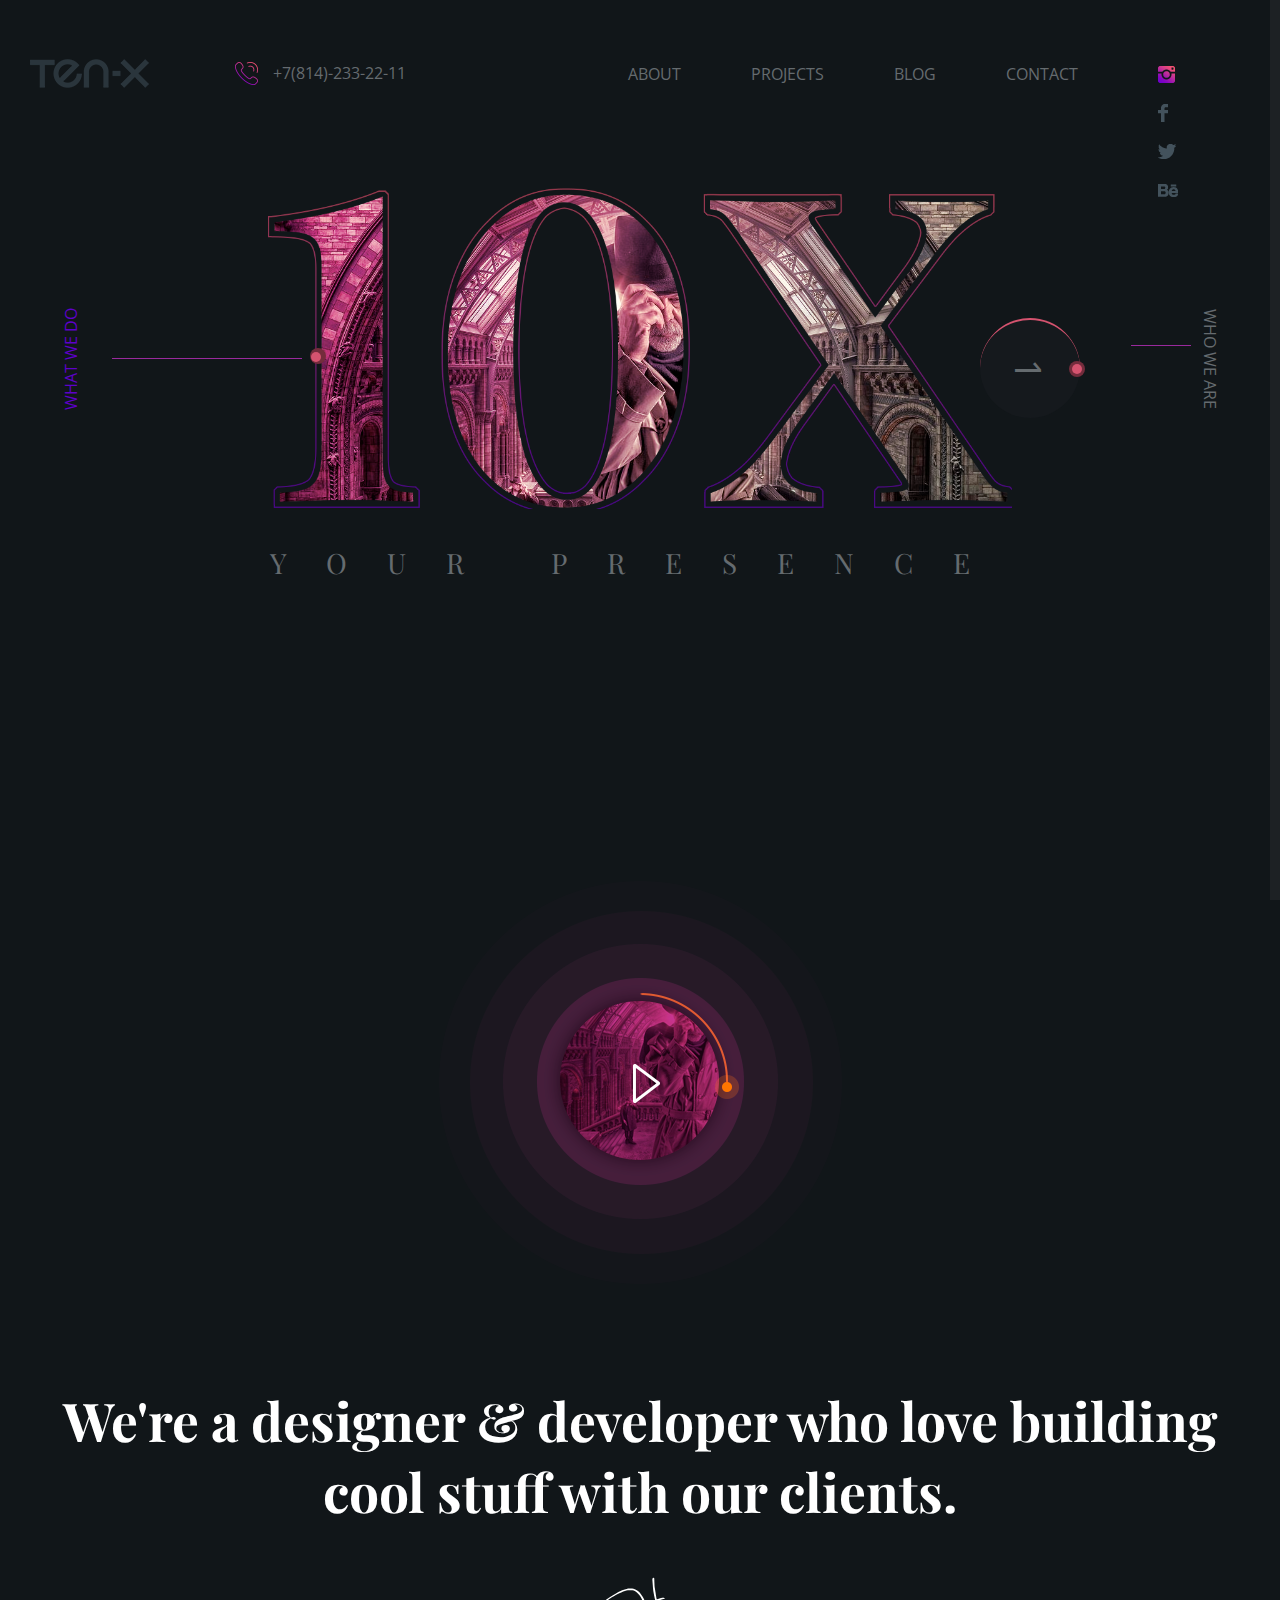
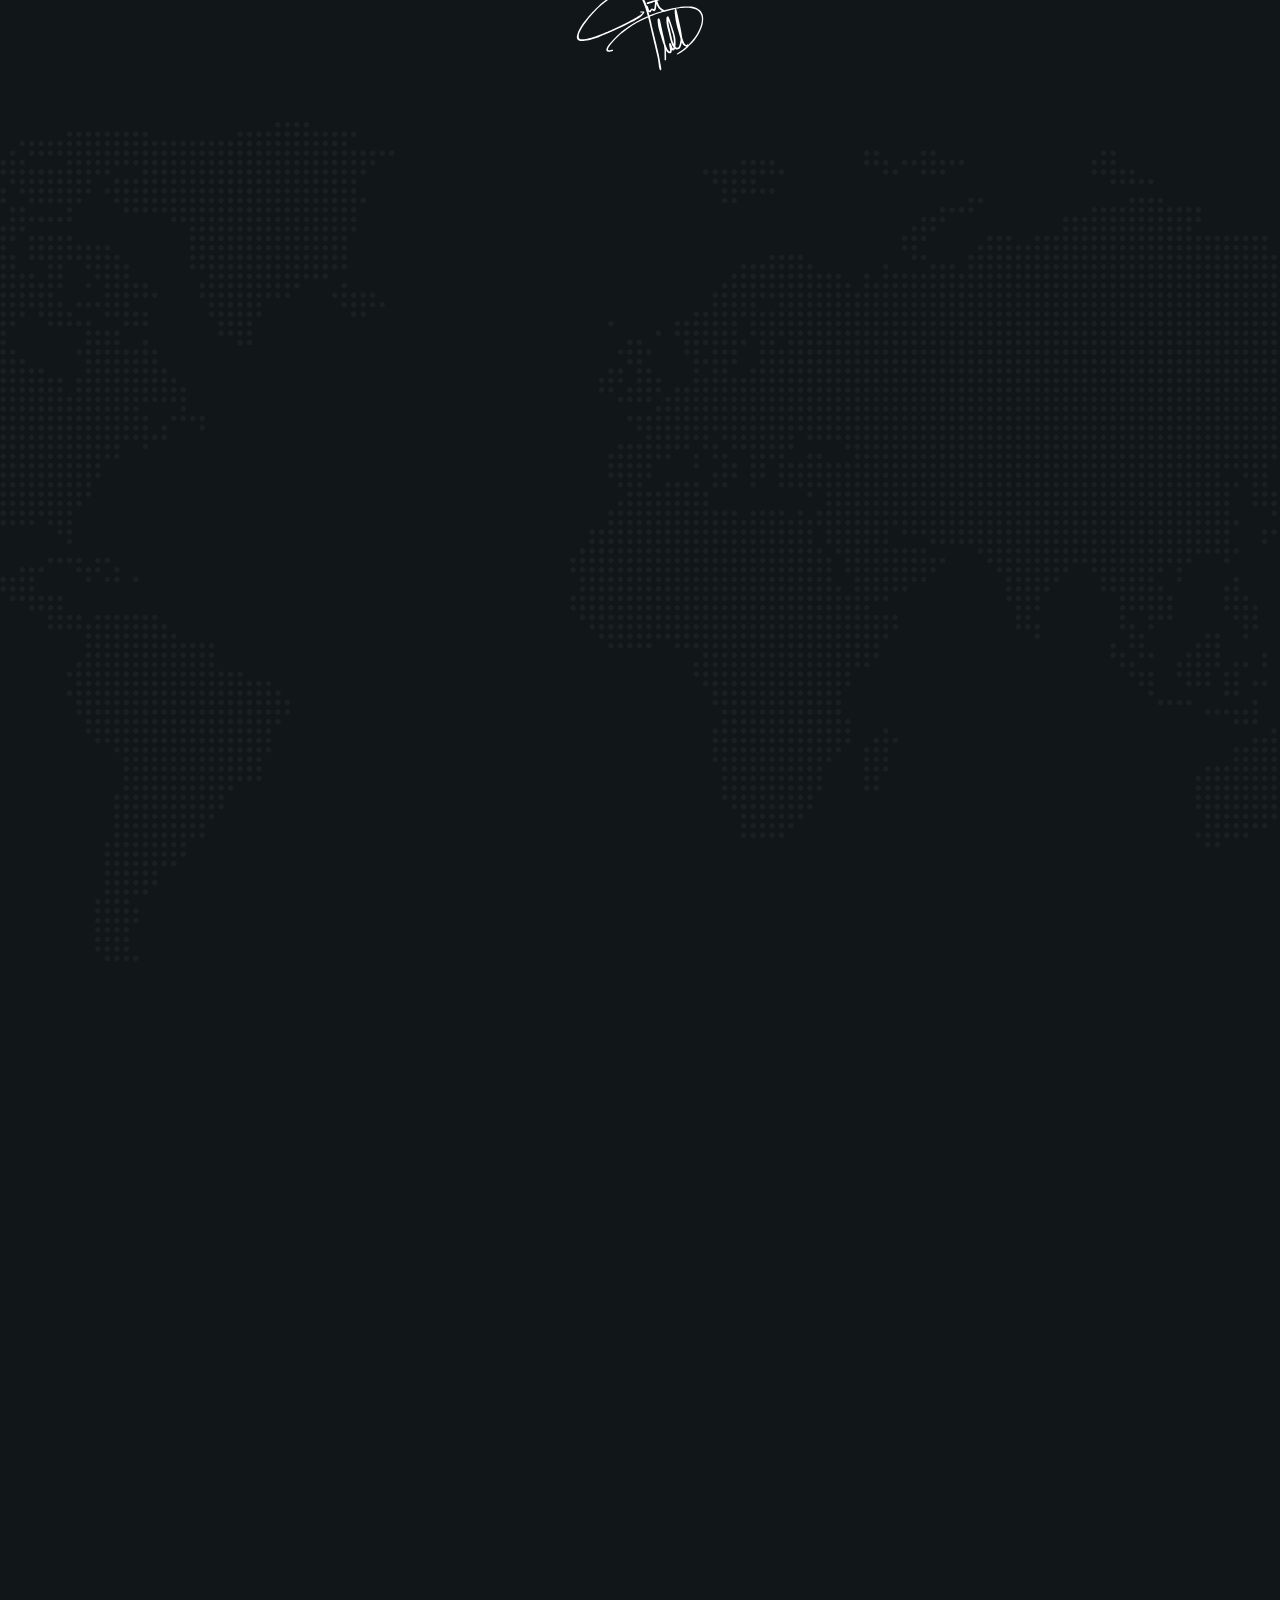
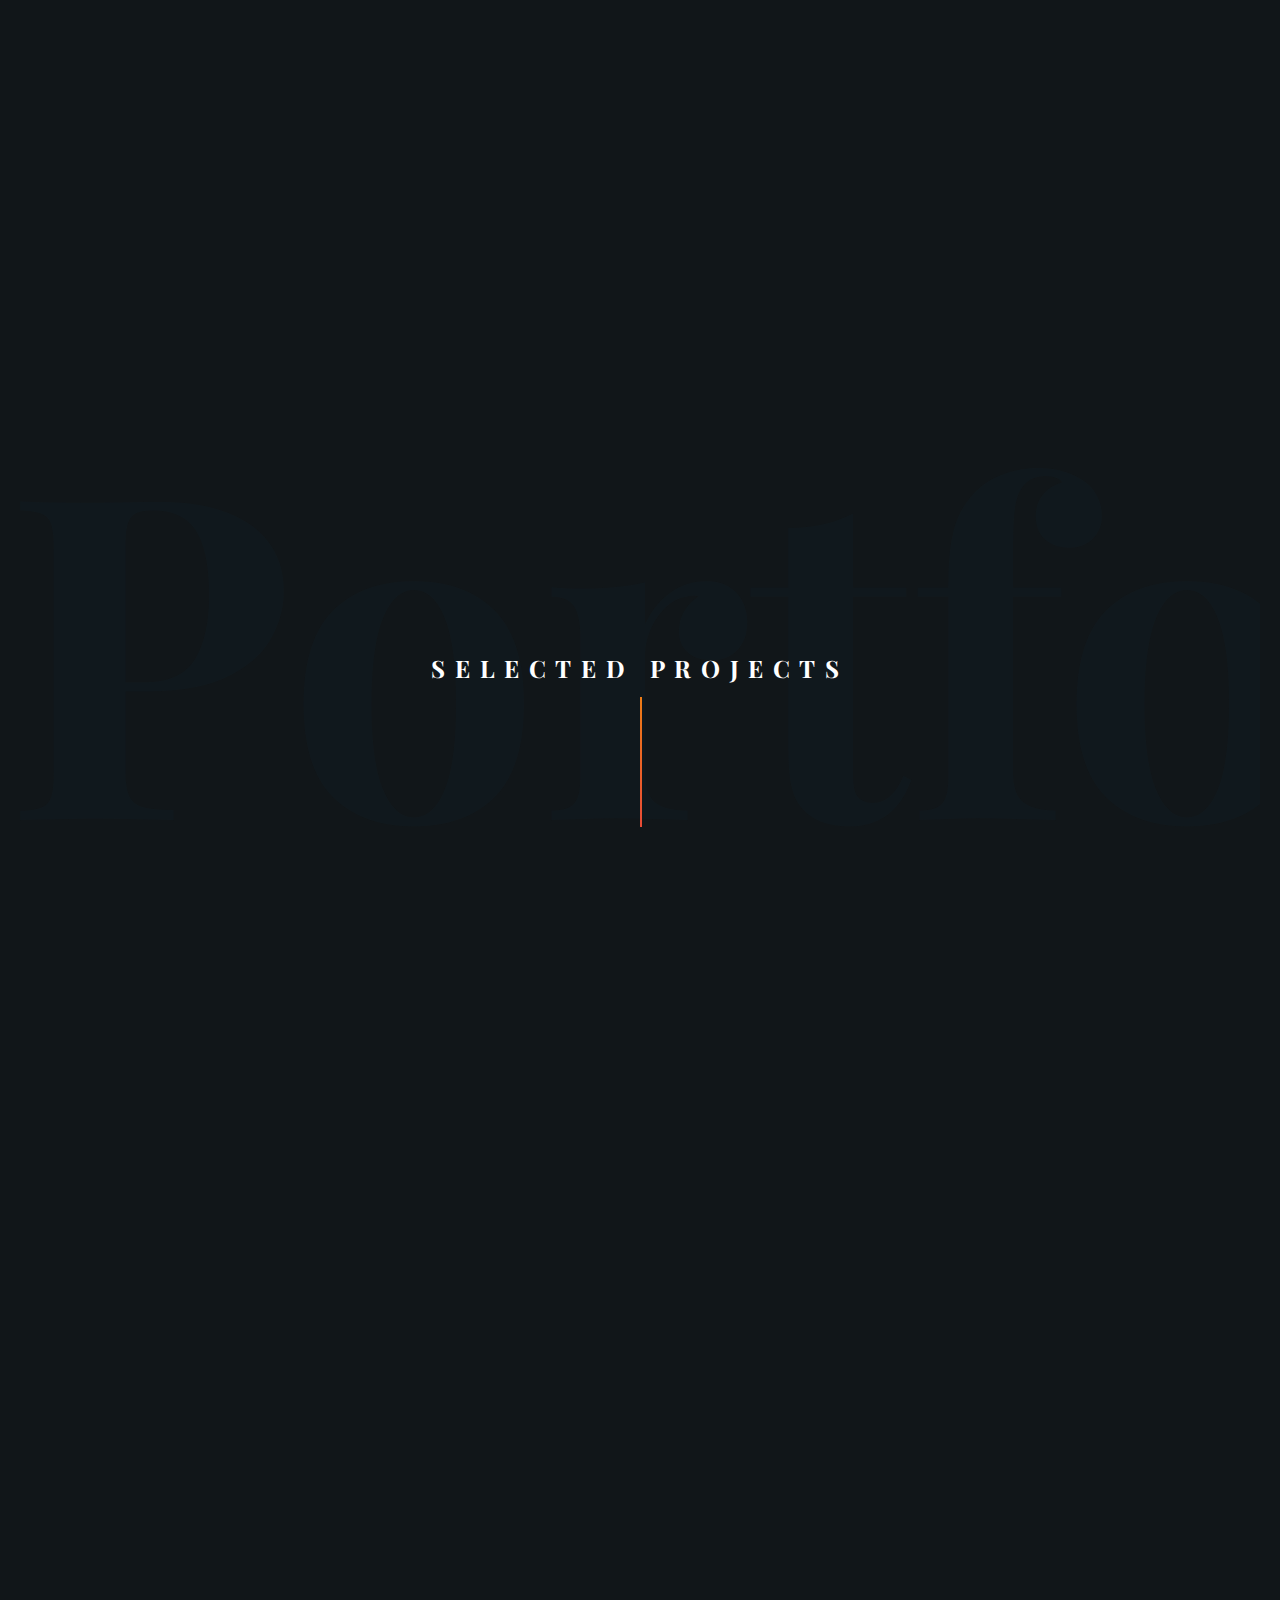
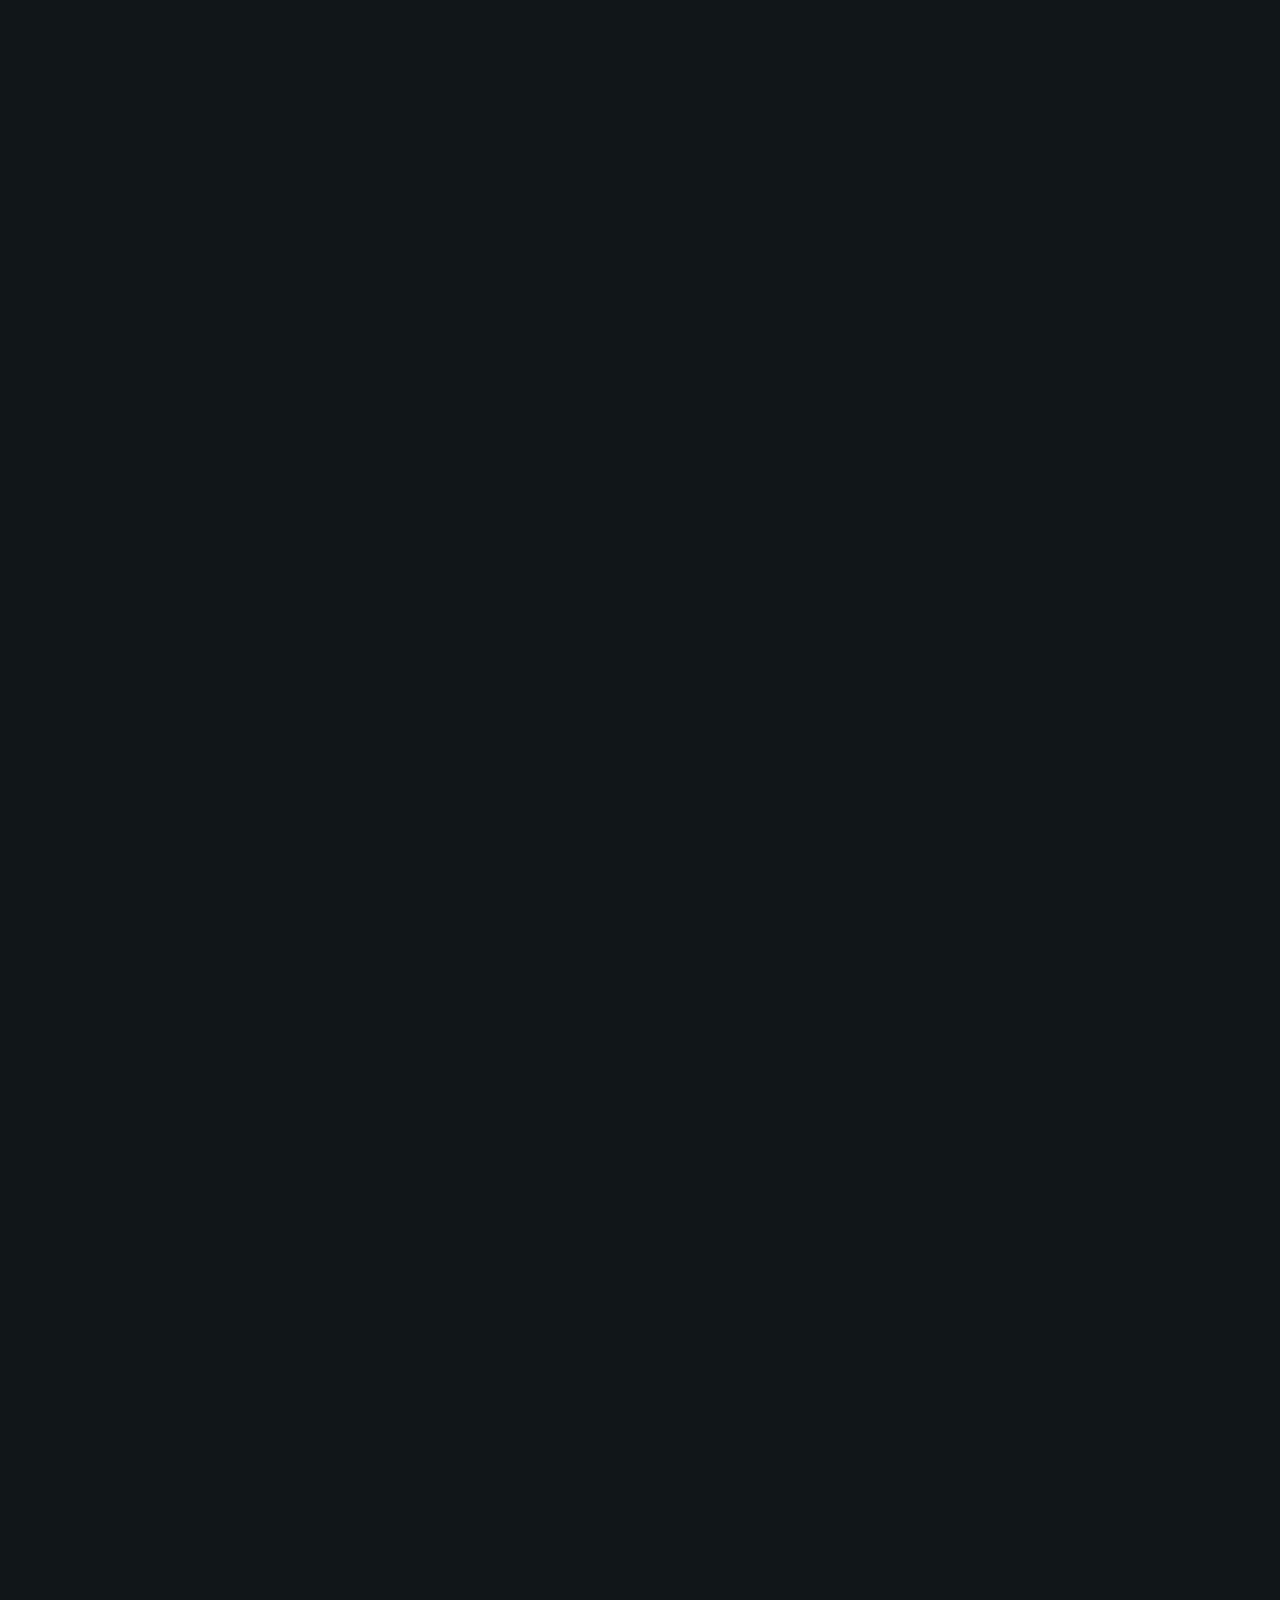
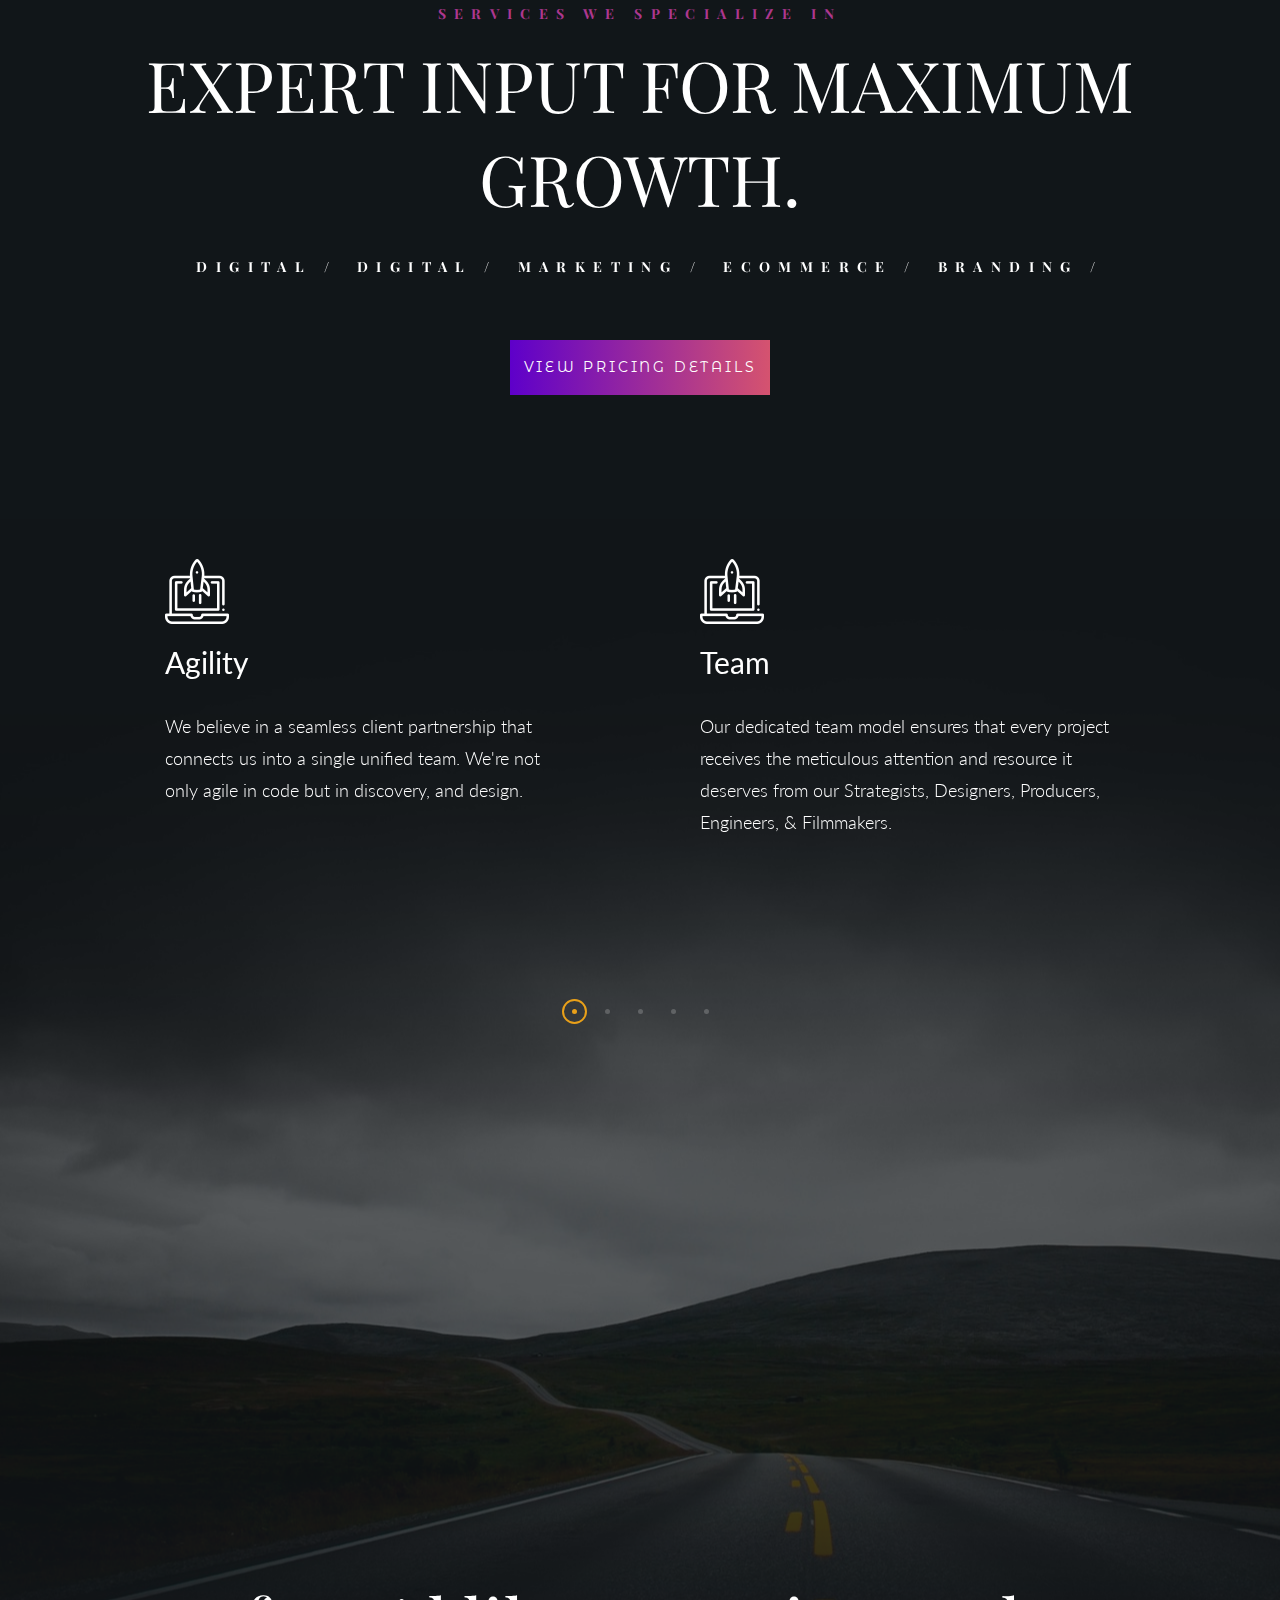
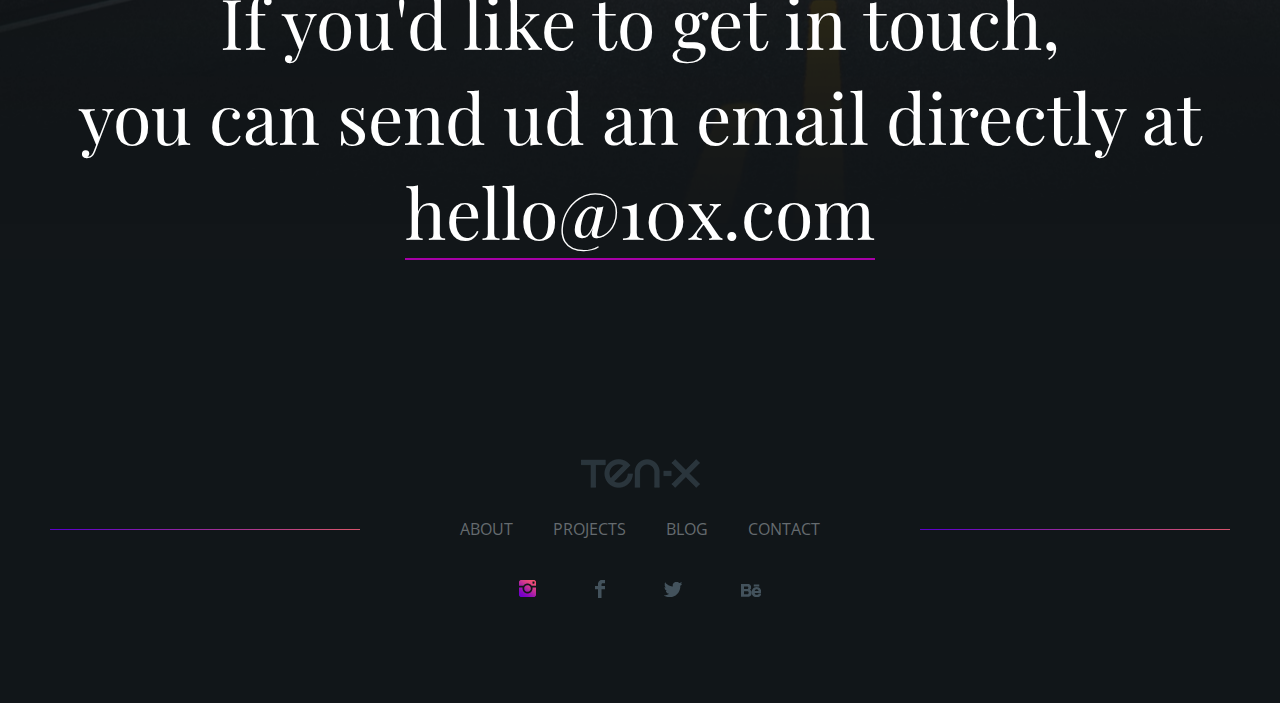
<file: index.html>
<!DOCTYPE html>
<html>
  <head>
    <meta charset="UTF-8" />
    <meta name="viewport" content="width=device-width, initial-scale=1.0" />
    <title>10-X</title>
    <link
      rel="stylesheet"
      href="https://unpkg.com/swiper/swiper-bundle.min.css"
    />

    <link rel="preconnect" href="https://fonts.gstatic.com" />
    <link rel="preconnect" href="https://fonts.gstatic.com" />
    <link
      href="https://fonts.googleapis.com/css2?family=Playfair+Display:wght@400;700&display=swap"
      rel="stylesheet"
    />
    <link
      href="https://fonts.googleapis.com/css2?family=Lato&family=Open+Sans&display=swap"
      rel="stylesheet"
    />
    <link
      rel="stylesheet"
      href="https://cdnjs.cloudflare.com/ajax/libs/animate.css/4.1.1/animate.min.css"
    />
    <link rel="preconnect" href="https://fonts.gstatic.com" />
    <link rel="preconnect" href="https://fonts.gstatic.com" />
    <link rel="preconnect" href="https://fonts.gstatic.com" />
    <link rel="preconnect" href="https://fonts.gstatic.com" />
    <link
      href="https://fonts.googleapis.com/css2?family=Montserrat+Alternates:wght@400;600&family=Montserrat:wght@400;600&display=swap"
      rel="stylesheet"
    />
    <link rel="stylesheet" href="./css/style.css" />
  </head>
  <body>
    <header>
      <div class="container">
        <nav class="nav">
          <div class="nav-title">
            <img class="nav-title__logo" src="./img/logo/ten-x-logo-dark.png" />
            <div class="nav-title__conection">
              <img
                class="nav-title__img"
                src="img/logo/Vector Smart Object.png"
              />
              <a class="nav-title__phone" href="tel:+78142332211"
                >+7(814)-233-22-11</a
              >
            </div>
          </div>

          <div class="nav-menu">
            <ul class="nav-menu__list">
              <li>
                <a class="nav-menu__item" href="#">about</a>
              </li>
              <li><a class="nav-menu__item" href="#">projects</a></li>
              <li><a class="nav-menu__item" href="#">blog</a></li>
              <li><a class="nav-menu__item" href="#">contact </a></li>
            </ul>
          </div>
          <div class="sidebar">
            <ul class="sidebar__list">
              <li class="sidebar__item">
                <a href="#" class="sidebar__link"
                  ><img src="./img/logo/instagram.png" alt=""
                /></a>
              </li>
              <li class="sidebar__item">
                <a href="#" class="sidebar__link"
                  ><img src="./img/logo/facebook.png" alt=""
                /></a>
              </li>
              <li class="sidebar__item">
                <a href="#" class="sidebar__link"
                  ><img src="./img/logo/twitter.png" alt=""
                /></a>
              </li>
              <li class="sidebar__item sidebar__item_active">
                <a href="#" class="sidebar__link"
                  ><img src="./img/logo/behance.png" alt=""
                /></a>
              </li>
            </ul>
          </div>
        </nav>
      </div>
      <div class="nav__burger">
        <span></span>
      </div>
    </header>
    <main class="main">
      <div class="container">
        <section class="promo">
          <img
            data-wow-delay="0.5s"
            class="wow promo__img animate__animated animate__flipInX"
            src="./img/10X.png"
            alt=""
          />

          <p class="promo__text promo__left-text">what we do</p>
          <div
            class="promo__number wow animate__animated animate__flip"
            data-wow-delay="0.2s"
          >
            1
          </div>
          <div class="promo__circle"></div>
          <p
            style="-webkit-transform: rotate(90); transform: rotate(90deg)"
            class="promo__text promo__right-text"
          >
            who we are
          </p>
        </section>
        <h2
          class="wow promo__title animate__animated promo__title animate__fadeInDown"
        >
          your presence
        </h2>

        <section class="main-button">
          <img
            class="wow animate__animated main-button__img animate__rotateIn"
            src="./img/main-button.png"
            alt="main-button"
          />
        </section>
        <div class="quote">
          <h2 class="quote__title">
            We're a designer & developer who love building cool stuff with our
            clients.
          </h2>
          <div class="quote__signature">
            <img src=".//img/quote.svg" class="quote__img" />
          </div>
        </div>
      </div>

      <div class="opportunities">
        <div
          class="wow opportunities__left animate__animated animate__slideInLeft"
        >
          <div class="cards">
            <div><img src="./img/bg_card.png" class="cards__bg" /></div>

            <img src="./img/front__card.png" alt="" class="cards__front" />
            <div class="cards__number-slide">01<span>/05</span></div>
          </div>
        </div>
        <div class="wow strategy animate__animated animate__slideInRight">
          <h2 class="strategy__title">
            Strategy & Creative <br />
            We designe and build digital products, and services we believe in.
          </h2>
          <p class="strategy__text">
            Strategy is not something you can retrospectively apply in order to
            make irrelevant ideas seem coherent strategists start out with a
            clear approach to ensure our creative proposal will match your
            business needs.
          </p>
          <button class="strategy__button">LEARN MORE</button>
        </div>
      </div>
      <div class="container">
        <div class="skills">
          <div class="wow skills-left animate__animated animate__slideInLeft">
            <h2 class="skills-left__title">
              We are bunch of super-skilled <br />
              guys and gals who love <br />
              to create websites.
            </h2>

            <p class="skills-left__text">
              Filema Rodion proposes individual, airtight packages that keep the
              products characteristics unchanged for treats for the marriage,
              baptism and every social event
            </p>
            <div class="button__wrapper">
              <button class="strategy__button skills-left__button">
                LEARN MORE
              </button>
            </div>
          </div>
          <div
            class="skill-cards__wrapper wow animate__animated animate__slideInRight"
          >
            <div class="skill-cards">
              <img src="./img/skills__bg.png" class="skill-cards__bg" />
              <img
                src="./img/skills__front.png"
                alt=""
                class="skill-cards__front"
              />
              <div class="cards__number-slide">01<span>/05</span></div>
            </div>
          </div>
        </div>
      </div>
      <div class="container">
        <section class="shopping">
          <h3 class="shopping__title">SELECTED PROJECTS</h3>
          <div class="shopping-cards">
            <div
              class="shopping-cards__item shopping-cards__item-cleaner wow animate__animated animate__flipInX"
            >
              <div class="shopping-cards__info">
                <div>
                  <img
                    class="shopping-cards__img"
                    src="./img/products/cleaner.png"
                    alt="bike"
                  />
                </div>

                <div class="shopping-cards__title">End of Thino</div>
                <div class="shopping-cards__about">
                  When the switch is on, it cuts off the data transmission
                  between the charging device and the source
                </div>
                <div class="shopping-cards__button">shop now</div>
              </div>
              <div class="shopping-cards__number">
                <div class="shopping-cards__index">1</div>
              </div>
            </div>
            <div
              class="shopping-cards__item shopping-cards__item-cleaner2 wow animate__animated animate__flipInX"
            >
              <div class="shopping-cards__info">
                <div>
                  <img
                    class="shopping-cards__img"
                    src="./img/products/cleaner-2.png"
                    alt="bike"
                  />
                </div>

                <div class="shopping-cards__title">Het Boerenveensche</div>
                <div class="shopping-cards__about">
                  Thino has a physical switch that activates its turbo-charging
                  feature
                </div>
                <div class="shopping-cards__button">shop now</div>
              </div>
              <div class="shopping-cards__number">
                <div class="shopping-cards__index">1</div>
              </div>
            </div>
            <div
              class="shopping-cards__item shopping-cards__item-flash wow animate__animated animate__flipInX"
            >
              <div class="shopping-cards__info">
                <div>
                  <img
                    class="shopping-cards__img"
                    src="./img/products/flash.png"
                    alt="bike"
                  />
                </div>

                <div class="shopping-cards__title">Bluerocket</div>
                <div class="shopping-cards__about">Bluerocket</div>
                <div class="shopping-cards__button">shop now</div>
              </div>
              <div class="shopping-cards__number">
                <div class="shopping-cards__index">1</div>
              </div>
            </div>
            <div
              class="shopping-cards__item shopping-cards__item-tshirt wow animate__animated animate__flipInX"
            >
              <div class="shopping-cards__info">
                <div>
                  <img
                    class="shopping-cards__img"
                    src="./img/products/tshirt.png"
                    alt="bike"
                  />
                </div>

                <div class="shopping-cards__title">Harmony / Poliform</div>
                <div class="shopping-cards__about">
                  This chair joins chaos and order in a symbiotic relationship,
                  full of expression and rhythm
                </div>
                <div class="shopping-cards__button">shop now</div>
              </div>
              <div class="shopping-cards__number">
                <div class="shopping-cards__index">1</div>
              </div>
            </div>
            <div
              class="shopping-cards__item shopping-cards__item-dryer wow animate__animated animate__flipInX"
            >
              <div class="shopping-cards__info">
                <div>
                  <img
                    class="shopping-cards__img"
                    src="./img/products/dryer.png"
                    alt="bike"
                  />
                </div>

                <div class="shopping-cards__title">Rowenta Studiodry</div>
                <div class="shopping-cards__about">
                  Rowenta Studiodry 2nd Generation in 2012
                </div>
                <div class="shopping-cards__button">shop now</div>
              </div>
              <div class="shopping-cards__number">
                <div class="shopping-cards__index">1</div>
              </div>
            </div>
            <div
              class="shopping-cards__item shopping-cards__item-bike wow animate__animated animate__flipInX"
            >
              <div class="shopping-cards__info">
                <div>
                  <img
                    class="shopping-cards__img"
                    src="./img/products/bike.png"
                    alt="bike"
                  />
                </div>

                <div class="shopping-cards__title">Fritsch Durisotti</div>
                <div class="shopping-cards__about">
                  Spline Spline is a new way of producing wicker furniture that
                  dramatically
                </div>
                <div class="shopping-cards__button">shop now</div>
              </div>
              <div class="shopping-cards__number">
                <div class="shopping-cards__index">1</div>
              </div>
            </div>
          </div>
        </section>
      </div>
      <section class="specialize">
        <div class="container">
          <h4 class="specialize__small-title">SERVICES WE SPECIALIZE IN</h4>
          <h2 class="specialize__title">EXPERT INPUT FOR MAXIMUM GROWTH.</h2>
          <ul class="tabs">
            <li class="tabs__item">DIGITAL</li>
            <li class="tabs__item">DIGITAL</li>
            <li class="tabs__item">MARKETING</li>
            <li class="tabs__item">ECOMMERCE</li>
            <li class="tabs__item">BRANDING</li>
          </ul>
          <button class="specialize__button">
            <a href="#">VIEW PRICING DETAILS</a>
          </button>
        </div>
      </section>
      <section class="section__slider">
        <div class="swiper-container">
          <div class="swiper-wrapper">
            <div class="swiper-slide">
              <div class="swiper-slide__icon">
                <img src="./img/slider__icons/icon1.png" alt="" srcset="" />
              </div>
              <div class="swiper-slide__title">Agility</div>
              <div class="swiper-slide__text">
                We believe in a seamless client partnership that connects us
                into a single unified team. We're not only agile in code but in
                discovery, and design.
              </div>
            </div>
            <div class="swiper-slide">
              <div class="swiper-slide__icon">
                <img src="./img/slider__icons/icon1.png" alt="" srcset="" />
              </div>
              <div class="swiper-slide__title">Team</div>
              <div class="swiper-slide__text">
                Our dedicated team model ensures that every project receives the
                meticulous attention and resource it deserves from our
                Strategists, Designers, Producers, Engineers, & Filmmakers.
              </div>
            </div>
            <div class="swiper-slide">
              <div class="swiper-slide__icon">
                <img src="./img/slider__icons/icon2.png" alt="" srcset="" />
              </div>
              <div class="swiper-slide__title">Colaboration</div>
              <div class="swiper-slide__text">
                Nothing we do is in isolation. Our process is extremely
                collaborative, leveraging our clients unique perspectives to
                activate our own expertise.
              </div>
            </div>
            <div class="swiper-slide">
              <div class="swiper-slide__icon">
                <img src="./img/slider__icons/icon3.png" alt="" srcset="" />
              </div>
              <div class="swiper-slide__title">Clock</div>
              <div class="swiper-slide__text">
                We believe in a seamless client partnership that connects us
                into a single unified team. We're not only agile in code but in
                discovery, and design.
              </div>
            </div>
            <div class="swiper-slide">
              <div class="swiper-slide__icon">
                <img src="./img/slider__icons/icon2.png" alt="" srcset="" />
              </div>
              <div class="swiper-slide__title">Agility</div>
              <div class="swiper-slide__text">
                We believe in a seamless client partnership that connects us
                into a single unified team. We're not only agile in code but in
                discovery, and design.
              </div>
            </div>
            <div class="swiper-slide">
              <div class="swiper-slide__icon">
                <img src="./img/slider__icons/icon3.png" alt="" srcset="" />
              </div>
              <div class="swiper-slide__title">Agility</div>
              <div class="swiper-slide__text">
                We believe in a seamless client partnership that connects us
                into a single unified team. We're not only agile in code but in
                discovery, and design.
              </div>
            </div>
          </div>

          <div class="swiper-pagination"></div>
        </div>
        <div class="contact">
          <h2 class="contact__title">
            If you'd like to get in touch,<br />
            you can send ud an email directly at
          </h2>
          <div class="contact__link">
            <a href="mailto:hello@10x.com">hello@10x.com</a>
          </div>
        </div>
      </section>
    </main>
    <footer class="footer">
      <div class="container">
        <div class="footer__logo">
          <img src="img/logo/ten-x-logo-dark.png" alt="" />
        </div>
        <div class="footer__inner">
          <div class="menu-footer">
            <ul class="menu-footer__list">
              <li>
                <a class="menu-footer__item" href="#">about</a>
              </li>
              <li><a class="menu-footer__item" href="#">projects</a></li>
              <li><a class="menu-footer__item" href="#">blog</a></li>
              <li><a class="menu-footer__item" href="#">contact </a></li>
            </ul>
          </div>
        </div>
        <div class="footer-social">
          <ul class="footer-social__list">
            <li class="footer-social__item">
              <a href="#" class="sidebar__link"
                ><img src="./img/logo/instagram.png" alt=""
              /></a>
            </li>
            <li class="footer-social__item">
              <a href="#" class="sidebar__link"
                ><img src="./img/logo/facebook.png" alt=""
              /></a>
            </li>
            <li class="footer-social__item">
              <a href="#" class="sidebar__link"
                ><img src="./img/logo/twitter.png" alt=""
              /></a>
            </li>
            <li class="footer-social__item footer-social__item_active">
              <a href="#" class="sidebar__link"
                ><img src="./img/logo/behance.png" alt=""
              /></a>
            </li>
          </ul>
        </div>
      </div>
    </footer>
    <div class="scrollbar">
      <div id="progressbar"></div>
      <div id="scrollPath"></div>
    </div>
    <script src="https://unpkg.com/swiper/swiper-bundle.min.js"></script>
    <script src="https://ajax.googleapis.com/ajax/libs/jquery/3.5.1/jquery.min.js"></script>
    <script src="js/wow.min.js"></script>
    <script>
      new WOW().init();
    </script>

    <script type="text/JavaScript" src="./js/main.js"></script>
    <script type="text/JavaScript" src="./js/burger.js"></script>
  </body>
</html>
</file>
<file: css/style.css>
@charset "UTF-8";
::-webkit-scrollbar {
  width: 0;
}

#scrollPath {
  position: fixed;
  top: 0;
  right: 0;
  width: 10px;
  height: 100%;
  background: rgba(255, 255, 255, 0.05);
}

#progressbar {
  position: fixed;
  top: 0;
  right: 0;
  width: 10px;
  background: -webkit-gradient(linear, left bottom, left top, from(#d5536f), to(#5e00ca));
  background: -webkit-linear-gradient(bottom, #d5536f, #5e00ca);
  background: -o-linear-gradient(bottom, #d5536f, #5e00ca);
  background: linear-gradient(to top, #d5536f, #5e00ca);
  -webkit-animation: animate 5s linear infinite;
          animation: animate 5s linear infinite;
}

@-webkit-keyframes animate {
  0%,
  100% {
    -webkit-filter: hue-rotate(0deg);
            filter: hue-rotate(0deg);
  }
  100% {
    -webkit-filter: hue-rotate(360deg);
            filter: hue-rotate(360deg);
  }
}

@keyframes animate {
  0%,
  100% {
    -webkit-filter: hue-rotate(0deg);
            filter: hue-rotate(0deg);
  }
  100% {
    -webkit-filter: hue-rotate(360deg);
            filter: hue-rotate(360deg);
  }
}

#progressbar:before {
  content: "";
  position: absolute;
  top: 0;
  left: 0;
  width: 100%;
  height: 100%;
  background: -webkit-gradient(linear, left bottom, left top, from(#d5536f), to(#5e00ca));
  background: -webkit-linear-gradient(bottom, #d5536f, #5e00ca);
  background: -o-linear-gradient(bottom, #d5536f, #5e00ca);
  background: linear-gradient(to top, #d5536f, #5e00ca);
  -webkit-filter: blur(10px);
          filter: blur(10px);
}

#progressbar:after {
  content: "";
  position: absolute;
  top: 0;
  left: 0;
  width: 100%;
  height: 100%;
  background: -webkit-gradient(linear, left bottom, left top, from(#d5536f), to(#5e00ca));
  background: -webkit-linear-gradient(bottom, #d5536f, #5e00ca);
  background: -o-linear-gradient(bottom, #d5536f, #5e00ca);
  background: linear-gradient(to top, #d5536f, #5e00ca);
  -webkit-filter: blur(30px);
          filter: blur(30px);
}

* {
  margin: 0;
  padding: 0;
  -webkit-box-sizing: border-box;
          box-sizing: border-box;
  font-family: "Myriad Pro Regular", "Open Sans", sans-serif;
  background-repeat: no-repeat;
}

body {
  padding: 0 0;
  background: #111619;
  position: relative;
}

.container {
  padding: 0 20px;
  margin: 0 auto;
  max-width: 1640px;
}

a {
  text-decoration: none;
  color: #656b6f;
}

li {
  list-style-type: none;
}

.nav {
  position: relative;
  max-width: 100%;
  padding: 59px 20px 0 10px;
  display: -webkit-box;
  display: -webkit-flex;
  display: -ms-flexbox;
  display: flex;
  -webkit-box-pack: justify;
  -webkit-justify-content: space-between;
      -ms-flex-pack: justify;
          justify-content: space-between;
  -webkit-box-align: center;
  -webkit-align-items: center;
      -ms-flex-align: center;
          align-items: center;
  margin: auto;
  margin-right: 82px;
}

.nav-title {
  display: -webkit-box;
  display: -webkit-flex;
  display: -ms-flexbox;
  display: flex;
  -webkit-box-align: center;
  -webkit-align-items: center;
      -ms-flex-align: center;
          align-items: center;
}

.nav-title__logo {
  margin-right: 86px;
}

.nav-title__conection {
  display: -webkit-box;
  display: -webkit-flex;
  display: -ms-flexbox;
  display: flex;
}

.nav-title__img {
  width: 23px;
  height: 23px;
  margin-right: 15px;
}

.nav-menu {
  color: #656b6f;
}

.nav-menu__list {
  display: -webkit-box;
  display: -webkit-flex;
  display: -ms-flexbox;
  display: flex;
  -webkit-box-pack: justify;
  -webkit-justify-content: space-between;
      -ms-flex-pack: justify;
          justify-content: space-between;
  text-transform: uppercase;
  width: 450px;
}

.nav-menu__list:last-child {
  margin-right: 80px;
}

.nav-menu__item {
  color: #656b6f;
  -webkit-transition: all 0.2s ease-out;
  -o-transition: all 0.2s ease-out;
  transition: all 0.2s ease-out;
}

.nav-menu__item:hover {
  color: darkviolet;
}

.sidebar {
  position: absolute;
  z-index: 10;
  top: 66px;
  right: 0px;
}

.sidebar__list {
  display: -webkit-box;
  display: -webkit-flex;
  display: -ms-flexbox;
  display: flex;
  -webkit-box-orient: vertical;
  -webkit-box-direction: normal;
  -webkit-flex-direction: column;
      -ms-flex-direction: column;
          flex-direction: column;
  overflow: hidden;
}

.sidebar__item {
  height: 13px;
  width: 20px;
  margin-bottom: 25px;
}

.container {
  max-width: 1900px;
  margin: 0 auto;
}

.promo {
  position: relative;
}

.promo__img {
  margin: 100px auto 35px auto;
  width: 60%;
  position: relative;
  display: block;
  z-index: 10;
}

.promo__title {
  text-transform: uppercase;
  color: #656b6f;
  font-family: "Playfair Display", serif;
  font-size: 28px;
  font-weight: 400;
  letter-spacing: 40px;
  margin: auto;
  text-align: center;
}

.promo__left-text {
  text-transform: uppercase;
  color: #5e00ca;
  position: absolute;
  top: 50%;
  left: 0px;
  -webkit-transform: rotate(-90deg);
      -ms-transform: rotate(-90deg);
          transform: rotate(-90deg);
}

.promo__left-text::before {
  content: "";
  position: absolute;
  width: 1px;
  height: 190px;
  background: -webkit-gradient(linear, right top, left top, from(#d5536f), to(#5e00ca));
  background: -webkit-linear-gradient(right, #d5536f, #5e00ca);
  background: -o-linear-gradient(right, #d5536f, #5e00ca);
  background: linear-gradient(to left, #d5536f, #5e00ca);
  bottom: -220px;
  left: 50%;
  z-index: 1;
}

.promo__right-text {
  position: relative;
  text-transform: uppercase;
  color: #656b6f;
  position: absolute;
  top: 50%;
  right: 0px;
}

.promo__right-text::before {
  content: "";
  position: absolute;
  width: 1px;
  height: 60px;
  background: -webkit-gradient(linear, right top, left top, from(#d5536f), to(#5e00ca));
  background: -webkit-linear-gradient(right, #d5536f, #5e00ca);
  background: -o-linear-gradient(right, #d5536f, #5e00ca);
  background: linear-gradient(to left, #d5536f, #5e00ca);
  top: 30px;
  left: 36px;
  z-index: 1;
}

.promo__number {
  -webkit-transform: rotate(90deg);
      -ms-transform: rotate(90deg);
          transform: rotate(90deg);
  display: -webkit-box;
  display: -webkit-flex;
  display: -ms-flexbox;
  display: flex;
  -webkit-box-pack: center;
  -webkit-justify-content: center;
      -ms-flex-pack: center;
          justify-content: center;
  -webkit-box-align: center;
  -webkit-align-items: center;
      -ms-flex-align: center;
          align-items: center;
  width: 100px;
  height: 100px;
  -webkit-border-radius: 50%;
          border-radius: 50%;
  background: #15191d;
  text-align: center;
  color: #656b6f;
  font-size: 28pt;
  position: absolute;
  top: 40.5%;
  right: 180px;
  border-left: 2px solid #d5536f;
  z-index: 10;
}

.promo__number::before {
  content: "";
  position: absolute;
  width: 16px;
  height: 16px;
  -webkit-border-radius: 50%;
          border-radius: 50%;
  background-color: #742c3c;
  bottom: 89px;
  z-index: 10;
}

.promo__number::after {
  content: "";
  position: absolute;
  width: 10px;
  height: 10px;
  -webkit-border-radius: 50%;
          border-radius: 50%;
  background-color: #d5536f;
  bottom: 92px;
  z-index: 10;
}

.promo__circle::before {
  content: "";
  position: absolute;
  width: 10px;
  height: 10px;
  -webkit-border-radius: 50%;
          border-radius: 50%;
  background-color: #d5536f;
  top: 51%;
  left: 23.5%;
  z-index: 20;
}

.promo__circle::after {
  content: "";
  position: absolute;
  width: 16px;
  height: 16px;
  -webkit-border-radius: 50%;
          border-radius: 50%;
  background-color: #742c3c;
  top: 50%;
  left: 23.4%;
  z-index: 10;
}

.main-button {
  max-width: 403px;
  margin: auto;
  margin-top: 300px;
  margin-bottom: 100px;
}

.main-button__img {
  display: block;
  width: 100%;
  -webkit-transition: all 0.2s;
  -o-transition: all 0.2s;
  transition: all 0.2s;
}

.main-button__img:active {
  -webkit-transform: scale(1.03);
      -ms-transform: scale(1.03);
          transform: scale(1.03);
  opacity: 0.6;
}

.quote {
  margin: auto;
}

.quote__title {
  font-family: "Playfair Display", serif;
  font-size: 40pt;
  max-width: 1530px;
  color: #fff;
  text-align: center;
  margin: auto;
}

.quote__img {
  display: block;
  margin: auto;
  margin-top: 50px;
  margin-bottom: 50px;
  max-width: 130px;
  -webkit-filter: invert(1);
          filter: invert(1);
}

.opportunities {
  display: -webkit-box;
  display: -webkit-flex;
  display: -ms-flexbox;
  display: flex;
  background-image: url(../img/bg__map.png);
  background-repeat: no-repeat;
  -webkit-box-pack: center;
  -webkit-justify-content: center;
      -ms-flex-pack: center;
          justify-content: center;
  padding: 0 20px;
  margin-bottom: 50px;
}

.opportunities__left {
  margin: 100px 250px 100px 0;
  position: relative;
  max-width: 950px;
}

.cards {
  position: relative;
}

.cards::before {
  -webkit-transform: rotate(180deg);
      -ms-transform: rotate(180deg);
          transform: rotate(180deg);
  text-align: right;
  content: "1";
  color: #fff;
  font-family: "Open Sans", sans-serif;
  padding-right: 20px;
  font-size: 35px;
  top: 200px;
  left: -100px;
  width: 830px;
  height: 220px;
  z-index: 1;
  background-color: #ed751b;
  position: absolute;
}

.cards::after {
  content: "";
  height: 220px;
  width: 150px;
  top: 200px;
  left: 0px;
  background: -webkit-linear-gradient(35deg, #e84b37, #ee7d16);
  background: -o-linear-gradient(35deg, #e84b37, #ee7d16);
  background: linear-gradient(55deg, #e84b37, #ee7d16);
  position: absolute;
  z-index: 30;
}

.cards__bg {
  position: relative;
  left: 0px;
  z-index: 10;
}

.cards__front {
  position: absolute;
  top: 199px;
  left: 250px;
  z-index: 20;
}

.cards__number-slide {
  font-family: "Playfair Display", serif;
  font-size: 30px;
  color: #fff;
}

.cards__number-slide span {
  font-family: "Playfair Display", serif;
  color: #656b6f;
}

.strategy {
  margin: 200px 0 0 0;
  position: relative;
  max-width: 520px;
  font-family: "Playfair Display", serif;
}

.strategy__title {
  font-family: "Playfair Display", serif;
  font-size: 32pt;
  color: #fff;
  margin-bottom: 30px;
}

.strategy__text {
  max-width: 620px;
  color: #fff;
  font-size: 18pt;
  margin-bottom: 30px;
}

.strategy__button {
  color: #fff;
  font-size: 12pt;
  letter-spacing: 2px;
  border: none;
  width: 200px;
  height: 55px;
  display: -webkit-box;
  display: -webkit-flex;
  display: -ms-flexbox;
  display: flex;
  -webkit-box-align: center;
  -webkit-align-items: center;
      -ms-flex-align: center;
          align-items: center;
  -webkit-box-pack: center;
  -webkit-justify-content: center;
      -ms-flex-pack: center;
          justify-content: center;
  -webkit-border-radius: 4px;
          border-radius: 4px;
  background: -webkit-linear-gradient(35deg, #e84b37, #ee7d16);
  background: -o-linear-gradient(35deg, #e84b37, #ee7d16);
  background: linear-gradient(55deg, #e84b37, #ee7d16);
  -webkit-transition: all 0.2s ease-in;
  -o-transition: all 0.2s ease-in;
  transition: all 0.2s ease-in;
  outline: none;
}

.strategy__button:active {
  -webkit-transform: scale(0.98);
      -ms-transform: scale(0.98);
          transform: scale(0.98);
  color: black;
  -webkit-box-shadow: 0px 5px 10px 5px rgba(29, 18, 3, 0.7);
          box-shadow: 0px 5px 10px 5px rgba(29, 18, 3, 0.7);
}

.skills {
  margin-top: 240px;
  display: -webkit-box;
  display: -webkit-flex;
  display: -ms-flexbox;
  display: flex;
  -webkit-justify-content: space-around;
      -ms-flex-pack: distribute;
          justify-content: space-around;
  margin-bottom: 100px;
}

.skills-left {
  font-family: "Playfair Display", serif;
}

.skills-left__title {
  font-family: "Playfair Display", serif;
  font-size: 32pt;
  color: #fff;
  margin-bottom: 30px;
  text-align: right;
}

.skills-left__text {
  color: #fff;
  font-size: 18pt;
  margin-bottom: 30px;
  text-align: right;
  max-width: 610px;
}

.skills-left__button {
  color: #fff;
  font-size: 12pt;
  letter-spacing: 2px;
  border: none;
  width: 200px;
  height: 55px;
  display: -webkit-box;
  display: -webkit-flex;
  display: -ms-flexbox;
  display: flex;
  -webkit-box-align: center;
  -webkit-align-items: center;
      -ms-flex-align: center;
          align-items: center;
  -webkit-box-pack: center;
  -webkit-justify-content: center;
      -ms-flex-pack: center;
          justify-content: center;
  -webkit-border-radius: 4px;
          border-radius: 4px;
  background: -webkit-linear-gradient(35deg, #e84b37, #ee7d16);
  background: -o-linear-gradient(35deg, #e84b37, #ee7d16);
  background: linear-gradient(55deg, #e84b37, #ee7d16);
  -webkit-transition: all 0.2s ease-in;
  -o-transition: all 0.2s ease-in;
  transition: all 0.2s ease-in;
  outline: none;
}

.skills-left__button:active {
  -webkit-transform: scale(0.98);
      -ms-transform: scale(0.98);
          transform: scale(0.98);
  color: black;
  -webkit-box-shadow: 0px 5px 10px 5px rgba(29, 18, 3, 0.7);
          box-shadow: 0px 5px 10px 5px rgba(29, 18, 3, 0.7);
}

.button__wrapper {
  display: -webkit-box;
  display: -webkit-flex;
  display: -ms-flexbox;
  display: flex;
  -webkit-box-pack: end;
  -webkit-justify-content: flex-end;
      -ms-flex-pack: end;
          justify-content: flex-end;
}

.skill-cards {
  position: relative;
  margin: auto;
}

.skill-cards::before {
  -webkit-transform: rotate(180deg);
      -ms-transform: rotate(180deg);
          transform: rotate(180deg);
  display: -webkit-box;
  display: -webkit-flex;
  display: -ms-flexbox;
  display: flex;
  -webkit-box-pack: start;
  -webkit-justify-content: flex-start;
      -ms-flex-pack: start;
          justify-content: flex-start;
  -webkit-box-align: start;
  -webkit-align-items: flex-start;
      -ms-flex-align: start;
          align-items: flex-start;
  text-align: right;
  content: "1";
  color: #fff;
  font-family: "Open Sans", sans-serif;
  padding-left: 20px;
  font-size: 35px;
  top: 200px;
  left: -140px;
  width: 830px;
  height: 220px;
  z-index: 1;
  background: -webkit-gradient(linear, left top, right top, color-stop(10%, #5e00ca), to(#d5536f));
  background: -webkit-linear-gradient(left, #5e00ca 10%, #d5536f);
  background: -o-linear-gradient(left, #5e00ca 10%, #d5536f);
  background: linear-gradient(to right, #5e00ca 10%, #d5536f);
  position: absolute;
}

.skill-cards::after {
  content: "";
  height: 220px;
  width: 150px;
  top: 200px;
  right: 0px;
  background: -webkit-linear-gradient(54deg, #5e00ca 4%, #d5536f 95%);
  background: -o-linear-gradient(54deg, #5e00ca 4%, #d5536f 95%);
  background: linear-gradient(36deg, #5e00ca 4%, #d5536f 95%);
  position: absolute;
  z-index: 30;
}

.skill-cards__bg {
  position: relative;
  z-index: 10;
}

.skill-cards__front {
  position: absolute;
  top: 200px;
  left: -80px;
  z-index: 20;
}

.skill-cards__number-slide {
  font-family: "Playfair Display", serif;
  font-size: 30px;
  margin-left: 250px;
  color: #fff;
}

.skill-cards__number-slide span {
  font-family: "Playfair Display", serif;
  color: #656b6f;
}

.shopping {
  padding-top: 350px;
  background: url(../img/Portfolio.png) left 165px no-repeat;
  padding-bottom: 180px;
  width: 100%;
}

.shopping__title {
  color: #fff;
  font-family: "Playfair Display";
  position: relative;
  font-size: 18pt;
  text-align: center;
  letter-spacing: 0.6rem;
  margin-bottom: 90px;
}

.shopping__title::before {
  content: "";
  width: 2px;
  height: 130px;
  background: -webkit-linear-gradient(35deg, #e84b37, #ee7d16);
  background: -o-linear-gradient(35deg, #e84b37, #ee7d16);
  background: linear-gradient(55deg, #e84b37, #ee7d16);
  position: absolute;
  left: 50%;
  top: 45px;
}

.shopping-cards {
  display: -webkit-box;
  display: -webkit-flex;
  display: -ms-flexbox;
  display: flex;
  width: 100%;
  -webkit-box-pack: center;
  -webkit-justify-content: center;
      -ms-flex-pack: center;
          justify-content: center;
  -webkit-box-align: start;
  -webkit-align-items: flex-start;
      -ms-flex-align: start;
          align-items: flex-start;
  -webkit-flex-wrap: wrap;
      -ms-flex-wrap: wrap;
          flex-wrap: wrap;
  overflow: hidden;
}

.shopping-cards__item {
  width: 490px;
  max-height: 630px;
  margin: 0 0px 120px 0px;
  border: 20px solid transparent;
  position: relative;
  cursor: pointer;
}

.shopping-cards__item:hover {
  -webkit-border-image: -webkit-gradient(linear, right top, left top, from(#d5536f), to(#5e00ca));
  -webkit-border-image: -webkit-linear-gradient(right, #d5536f, #5e00ca);
       -o-border-image: -o-linear-gradient(right, #d5536f, #5e00ca);
          border-image: -webkit-gradient(linear, right top, left top, from(#d5536f), to(#5e00ca));
          border-image: linear-gradient(to left, #d5536f, #5e00ca);
  border-image-slice: 1;
  -webkit-animation: border 0.2s ease-in-out;
          animation: border 0.2s ease-in-out;
}

.shopping-cards__number {
  -webkit-animation: border 1 ease-in-out;
          animation: border 1 ease-in-out;
  visibility: hidden;
  position: absolute;
  width: 120px;
  height: 120px;
  background: -webkit-linear-gradient(55deg, #e84b37 0%, #ee7d16 100%);
  background: -o-linear-gradient(55deg, #e84b37 0%, #ee7d16 100%);
  background: linear-gradient(35deg, #e84b37 0%, #ee7d16 100%);
  -webkit-transform: rotate(90deg);
      -ms-transform: rotate(90deg);
          transform: rotate(90deg);
  bottom: 0px;
  right: 0;
  width: 0;
  height: 0;
  border-style: solid;
  border-width: 3.5em 3.5em 3.5em 3.5em;
  /* размер и форма */
  border-color: orangered orangered transparent transparent;
  /* red — цвет */
}

.shopping-cards__index {
  position: absolute;
  bottom: 0px;
  left: 10px;
  color: #fff;
  font-family: Sans-serif;
  font-size: 48px;
}

.shopping-cards__info {
  display: -webkit-box;
  display: -webkit-flex;
  display: -ms-flexbox;
  display: flex;
  -webkit-box-orient: vertical;
  -webkit-box-direction: normal;
  -webkit-flex-direction: column;
      -ms-flex-direction: column;
          flex-direction: column;
  -webkit-box-pack: center;
  -webkit-justify-content: center;
      -ms-flex-pack: center;
          justify-content: center;
  -webkit-box-align: center;
  -webkit-align-items: center;
      -ms-flex-align: center;
          align-items: center;
}

.shopping-cards__title {
  width: 100%;
  text-align: center;
  position: absolute;
  bottom: 125px;
  font-size: 30pt;
  font-family: "Montserrat", sans-serif;
}

.shopping-cards__about {
  position: absolute;
  bottom: 55px;
  font-family: "Montserrat";
  font-weight: 400;
  width: 100%;
  text-align: center;
  padding: 0 50px;
  font-size: 16px;
  font-weight: 300;
}

.shopping-cards__img {
  width: 100%;
  display: block;
}

.shopping-cards__button {
  position: absolute;
  bottom: -25px;
  display: -webkit-box;
  display: -webkit-flex;
  display: -ms-flexbox;
  display: flex;
  -webkit-box-pack: center;
  -webkit-justify-content: center;
      -ms-flex-pack: center;
          justify-content: center;
  -webkit-box-align: center;
  -webkit-align-items: center;
      -ms-flex-align: center;
          align-items: center;
  width: 200px;
  height: 55px;
  background-image: -webkit-linear-gradient(35deg, #e84b37, #ee7d16);
  background-image: -o-linear-gradient(35deg, #e84b37, #ee7d16);
  background-image: linear-gradient(55deg, #e84b37, #ee7d16);
  text-transform: uppercase;
  color: #fff;
  font-family: "Montserrat", sans-serif;
  letter-spacing: 1px;
  -webkit-border-radius: 4px;
          border-radius: 4px;
  -webkit-animation: border 1 ease-in-out;
          animation: border 1 ease-in-out;
}

.shopping-cards__item:hover .shopping-cards__button {
  visibility: hidden;
}

.shopping-cards__item:hover .shopping-cards__number {
  visibility: visible;
}

.specialize__small-title {
  font-family: "Playfair Display";
  font-size: 14px;
  font-weight: 700;
  text-transform: uppercase;
  letter-spacing: 0.6em;
  color: #ac378e;
  text-align: center;
  margin-bottom: 14px;
}

.specialize__title {
  font-family: "Playfair Display";
  font-size: 70px;
  font-weight: 400;
  text-transform: uppercase;
  color: #ffffff;
  text-align: center;
  margin-bottom: 32px;
}

.specialize .tabs {
  -webkit-box-pack: center;
  -webkit-justify-content: center;
      -ms-flex-pack: center;
          justify-content: center;
  display: -webkit-box;
  display: -webkit-flex;
  display: -ms-flexbox;
  display: flex;
}

.specialize .tabs__item {
  cursor: pointer;
  margin-left: 20px;
  font-family: "Playfair Display";
  font-size: 14px;
  font-weight: 700;
  text-transform: uppercase;
  letter-spacing: 0.6em;
  color: #fff;
  background: -webkit-linear-gradient(54deg, #5e00ca 4%, #d5536f 95%) left no-repeat, #fff;
  background: -o-linear-gradient(54deg, #5e00ca 4%, #d5536f 95%) left no-repeat, #fff;
  background: linear-gradient(36deg, #5e00ca 4%, #d5536f 95%) left no-repeat, #fff;
  -webkit-background-size: 0% 100%;
          background-size: 0% 100%;
  display: inline-block;
  -webkit-background-clip: text;
          background-clip: text;
  color: transparent;
  -webkit-transition: -webkit-background-size 0.3s ease-in-out;
  transition: -webkit-background-size 0.3s ease-in-out;
  -o-transition: background-size 0.3s ease-in-out;
  transition: background-size 0.3s ease-in-out;
  transition: background-size 0.3s ease-in-out, -webkit-background-size 0.3s ease-in-out;
}

.specialize .tabs__item:hover {
  -webkit-background-size: 100% 100%;
          background-size: 100% 100%;
}

.specialize .tabs__item:after {
  content: "  /";
  font-weight: bold;
}

.specialize__button {
  display: block;
  margin: auto;
  width: 260px;
  height: 55px;
  border: none;
  background-color: #000000;
  background-image: -webkit-gradient(linear, left top, right top, from(#5e00ca), to(#d5536f));
  background-image: -webkit-linear-gradient(left, #5e00ca 0%, #d5536f 100%);
  background-image: -o-linear-gradient(left, #5e00ca 0%, #d5536f 100%);
  background-image: linear-gradient(90deg, #5e00ca 0%, #d5536f 100%);
  margin: 64px auto 124px auto;
  text-align: center;
  -webkit-transition: all 0.1s ease-in-out;
  -o-transition: all 0.1s ease-in-out;
  transition: all 0.1s ease-in-out;
}

.specialize__button:active {
  -webkit-transform: translateY(5px);
      -ms-transform: translateY(5px);
          transform: translateY(5px);
  -webkit-transform: translateX(5deg);
      -ms-transform: translateX(5deg);
          transform: translateX(5deg);
}

.specialize__button a {
  line-height: 55px;
  font-size: 14px;
  font-weight: 400;
  font-family: "Montserrat Alternates";
  color: #fff;
  letter-spacing: 0.2em;
}

.section__slider {
  background: #121619 url(../img/bg/bg_mountain.png) center no-repeat;
}

.swiper-wrapper {
  position: relative;
  width: 100%;
  height: 100%;
  z-index: 1;
  display: -webkit-box;
  display: -webkit-flex;
  display: -ms-flexbox;
  display: flex;
  -webkit-transition-property: -webkit-transform;
  transition-property: -webkit-transform;
  -o-transition-property: transform;
  transition-property: transform;
  transition-property: transform, -webkit-transform;
  -webkit-box-sizing: content-box;
          box-sizing: content-box;
}

.swiper-container {
  margin-left: auto;
  margin-right: auto;
  position: relative;
  overflow: hidden;
  list-style: none;
  max-width: 1600px;
  padding: 0;
  z-index: 1;
}

.swiper-slide {
  -webkit-flex-shrink: 0;
      -ms-flex-negative: 0;
          flex-shrink: 0;
  height: 100%;
  width: 512px;
  position: relative;
  -webkit-transition-property: -webkit-transform;
  transition-property: -webkit-transform;
  -o-transition-property: transform;
  transition-property: transform;
  transition-property: transform, -webkit-transform;
  background-image: transparent;
  min-height: 380px;
  padding: 40px 55px 0 50px;
}

.swiper-slide:hover {
  background-image: -webkit-linear-gradient(54deg, #5e00ca 4%, #d5536f 95%);
  background-image: -o-linear-gradient(54deg, #5e00ca 4%, #d5536f 95%);
  background-image: linear-gradient(36deg, #5e00ca 4%, #d5536f 95%);
}

.swiper-slide__icon {
  margin-bottom: 15px;
}

.swiper-slide__title {
  font-family: "Lato";
  font-size: 30px;
  font-weight: 400;
  color: #ffffff;
  margin-bottom: 30px;
}

.swiper-slide__text {
  font-family: "Lato";
  font-size: 18px;
  line-height: 32px;
  font-weight: 300;
  color: #ffffff;
}

.swiper-pagination {
  position: static;
  margin-top: 100px;
}

.swiper-pagination {
  display: -webkit-box;
  display: -webkit-flex;
  display: -ms-flexbox;
  display: flex;
  -webkit-box-pack: center;
  -webkit-justify-content: center;
      -ms-flex-pack: center;
          justify-content: center;
}

.swiper-pagination-bullet {
  width: 25px;
  height: 25px;
  -webkit-border-radius: 50%;
          border-radius: 50%;
  display: -webkit-box;
  display: -webkit-flex;
  display: -ms-flexbox;
  display: flex;
  -webkit-box-pack: center;
  -webkit-justify-content: center;
      -ms-flex-pack: center;
          justify-content: center;
  -webkit-box-align: center;
  -webkit-align-items: center;
      -ms-flex-align: center;
          align-items: center;
  background: transparent;
}

.swiper-pagination-bullet::before {
  content: "";
  width: 5px;
  height: 5px;
  -webkit-border-radius: 50%;
          border-radius: 50%;
  background: #fff;
}

.swiper-pagination-bullet-active {
  border: 2px solid #e9a019;
}

.swiper-pagination-bullet-active::before {
  background: #e9a019;
}

.main .contact {
  color: #ffffff;
  text-align: center;
  margin: auto;
  margin-top: 550px;
}

.main .contact__title {
  font-family: "Playfair Display";
  font-size: 70px;
  line-height: 95px;
  font-weight: 400;
}

.main .contact .contact__link a {
  font-family: "Playfair Display";
  font-size: 70px;
  line-height: 95px;
  font-weight: 400;
  color: #fff;
  border-bottom: 2px solid #a700a7;
}

.footer {
  padding-bottom: 100px;
}

.footer__logo {
  margin-top: 200px;
  margin-right: 0;
  margin-bottom: 30px;
}

.footer__logo img {
  display: block;
  margin: auto;
}

.footer__inner {
  position: relative;
}

.menu-footer {
  margin: auto;
}

.menu-footer__list {
  margin: auto;
  max-width: 400px;
  display: -webkit-box;
  display: -webkit-flex;
  display: -ms-flexbox;
  display: flex;
  text-transform: uppercase;
  -webkit-justify-content: space-around;
      -ms-flex-pack: distribute;
          justify-content: space-around;
}

.menu-footer__item {
  -webkit-transition: all 0.2s ease;
  -o-transition: all 0.2s ease;
  transition: all 0.2s ease;
}

.menu-footer__item:hover {
  color: #a700a7;
}

.menu-footer::before, .menu-footer::after {
  content: "";
  position: absolute;
  height: 1px;
  width: 25%;
  top: 50%;
  background-image: -webkit-linear-gradient(54deg, #5e00ca 4%, #d5536f 95%);
  background-image: -o-linear-gradient(54deg, #5e00ca 4%, #d5536f 95%);
  background-image: linear-gradient(36deg, #5e00ca 4%, #d5536f 95%);
}

.menu-footer::before {
  content: "";
  left: 30px;
}

.menu-footer::after {
  right: 30px;
}

.footer-social {
  position: static;
  margin: 30px auto 40px auto;
  display: block;
  margin: auto;
  max-width: 300px;
}

.footer-social .footer-social__list {
  margin-top: 40px;
  display: -webkit-box;
  display: -webkit-flex;
  display: -ms-flexbox;
  display: flex;
  -webkit-box-orient: horizontal;
  -webkit-box-direction: normal;
  -webkit-flex-direction: row;
      -ms-flex-direction: row;
          flex-direction: row;
  -webkit-justify-content: space-around;
      -ms-flex-pack: distribute;
          justify-content: space-around;
}

@-webkit-keyframes border {
  0% {
    opacity: 0.1;
  }
  100% {
    opacity: 1;
  }
}

@keyframes border {
  0% {
    opacity: 0.1;
  }
  100% {
    opacity: 1;
  }
}

@media (max-width: 1690px) {
  .opportunities {
    margin: auto;
  }
  .cards,
  .skill-cards__wrapper {
    -webkit-transform: scale(0.7);
        -ms-transform: scale(0.7);
            transform: scale(0.7);
  }
  .strategy,
  .skills-left {
    top: 0px;
  }
  .skills-left {
    margin-right: 150px;
  }
  .strategy__title,
  .skills-left__title {
    font-family: "Playfair Display", serif;
    font-size: 28pt;
  }
  .strategy__text,
  .skills-left__text {
    font-size: 16pt;
  }
}

@media (max-width: 1580px) {
  .swiper-container {
    max-width: 1050px;
  }
  .strategy__title {
    font-family: "Playfair Display", serif;
    font-size: 26pt;
  }
  .strategy .skills-left__text, .strategy__text {
    max-width: 300px;
    font-size: 14pt;
  }
  .skills {
    margin-top: 70px;
  }
  .skills-left__text {
    width: 100%;
  }
}

@media (max-width: 1500px) {
  .promo__img {
    width: 80%;
  }
}

@media (max-width: 1500px) {
  .promo__img {
    width: 60%;
  }
}

@media (max-width: 1200px) {
  .promo__number {
    display: none;
  }
}

@media (max-width: 1090px) {
  .swiper-container {
    max-width: 512px;
  }
  .nav-menu__list {
    width: 350px;
  }
  .opportunities {
    -webkit-box-orient: vertical;
    -webkit-box-direction: normal;
    -webkit-flex-direction: column;
        -ms-flex-direction: column;
            flex-direction: column;
  }
  .skills {
    -webkit-box-orient: vertical;
    -webkit-box-direction: reverse;
    -webkit-flex-direction: column-reverse;
        -ms-flex-direction: column-reverse;
            flex-direction: column-reverse;
  }
  .strategy,
  .skills-left {
    margin: auto;
  }
  .strategy__title,
  .skills-left__title {
    font-family: "Playfair Display", serif;
    font-size: 26pt;
  }
  .strategy__text,
  .skills-left__text {
    font-size: 14pt;
  }
  .promo__left-text::before {
    display: none;
  }
  .promo__circle {
    display: none;
  }
  #progressbar,
  #scrollPath {
    display: none;
  }
}

@media (max-width: 990px) {
  .nav-menu__list {
    width: 250px;
  }
  .tabs__item:after {
    display: none;
  }
  .menu-footer::before,
  .menu-footer::after {
    width: 20%;
  }
}

@media (max-width: 860px) {
  .nav-title__logo {
    margin-right: 20px;
  }
}

@media (max-width: 820px) {
  .sidebar {
    width: 100%;
    left: 0;
    top: 150px;
  }
  .sidebar__list {
    -webkit-box-orient: horizontal;
    -webkit-box-direction: reverse;
    -webkit-flex-direction: row-reverse;
        -ms-flex-direction: row-reverse;
            flex-direction: row-reverse;
    max-width: 250px;
    margin: auto;
    width: 100%;
    -webkit-box-pack: justify;
    -webkit-justify-content: space-between;
        -ms-flex-pack: justify;
            justify-content: space-between;
  }
  .promo__title {
    font-size: 14px;
  }
  .promo__text {
    display: none;
  }
  .promo__img {
    width: 100%;
  }
  .quote__title {
    font-size: 26px;
  }
  .opportunities__left {
    margin-top: 0;
    margin-bottom: 0;
  }
  .nav-menu__list {
    width: 280px;
    -webkit-box-orient: horizontal;
    -webkit-box-direction: normal;
    -webkit-flex-direction: row;
        -ms-flex-direction: row;
            flex-direction: row;
    margin: auto;
  }
  .specialize__title {
    font-size: 40px;
  }
  .tabs {
    -webkit-box-orient: vertical;
    -webkit-box-direction: normal;
    -webkit-flex-direction: column;
        -ms-flex-direction: column;
            flex-direction: column;
    -webkit-box-align: center;
    -webkit-align-items: center;
        -ms-flex-align: center;
            align-items: center;
  }
  .tabs__item:after {
    display: none;
  }
  .main .contact {
    margin-top: 150px;
  }
  .main .contact__title {
    font-size: 38px;
    line-height: normal;
  }
  .main .contact .contact__link a {
    font-size: 30px;
  }
  .menu-footer::before,
  .menu-footer::after {
    display: none;
  }
}

@media (max-width: 767px) {
  .nav {
    margin-right: 0;
  }
  .nav-menu {
    position: relative;
  }
  .nav-menu__item {
    display: block;
    font-size: 30px;
    color: #656b6f;
  }
  .nav-menu__list {
    position: fixed;
    top: -100%;
    left: 0;
    width: 100%;
    height: 100%;
    -webkit-justify-content: space-around;
        -ms-flex-pack: distribute;
            justify-content: space-around;
    -webkit-box-orient: vertical;
    -webkit-box-direction: normal;
    -webkit-flex-direction: column;
        -ms-flex-direction: column;
            flex-direction: column;
    -webkit-box-align: center;
    -webkit-align-items: center;
        -ms-flex-align: center;
            align-items: center;
    background: #061721;
    z-index: 100;
    -webkit-transition: all 0.3s ease;
    -o-transition: all 0.3s ease;
    transition: all 0.3s ease;
  }
  .nav-menu__list.active {
    top: 0;
  }
  .nav__burger {
    position: absolute;
    top: 60px;
    right: 20px;
    width: 100%;
    height: 100%;
    display: block;
    width: 30px;
    height: 20px;
    z-index: 110;
  }
  .nav__burger span {
    background-color: #fff;
    position: absolute;
    left: 0;
    width: 100%;
    height: 2px;
    top: 9px;
    -webkit-transition: all 0.3s ease;
    -o-transition: all 0.3s ease;
    transition: all 0.3s ease;
  }
  .nav__burger::before, .nav__burger::after {
    -webkit-transition: all 0.3s ease;
    -o-transition: all 0.3s ease;
    transition: all 0.3s ease;
    content: "";
    background-color: #fff;
    position: absolute;
    width: 100%;
    height: 2px;
    left: 0;
  }
  .nav__burger::before {
    top: 0;
  }
  .nav__burger::after {
    bottom: 0;
  }
  .nav__burger.active span {
    -webkit-transform: scale(0);
        -ms-transform: scale(0);
            transform: scale(0);
  }
  .nav__burger.active::before {
    -webkit-transform: rotate(45deg);
        -ms-transform: rotate(45deg);
            transform: rotate(45deg);
    top: 9px;
  }
  .nav__burger.active::after {
    -webkit-transform: rotate(-45deg);
        -ms-transform: rotate(-45deg);
            transform: rotate(-45deg);
    bottom: 9px;
  }
}

@media (max-width: 730px) {
  .strategy {
    max-width: 350px;
  }
}

@media (max-width: 730px) {
  .main-button {
    margin-top: 100px;
  }
}

@media (max-width: 625px) {
  .cards,
  .skill-cards__wrapper {
    -webkit-transform: scale(0.63);
        -ms-transform: scale(0.63);
            transform: scale(0.63);
  }
}

@media (max-width: 580px) {
  .swiper-container {
    max-width: 290px;
  }
}

@media (max-width: 500px) {
  .nav-title {
    -webkit-box-orient: vertical;
    -webkit-box-direction: normal;
    -webkit-flex-direction: column;
        -ms-flex-direction: column;
            flex-direction: column;
    margin: auto;
  }
  .nav-title__logo {
    margin: auto;
    margin-bottom: 20px;
  }
  .shopping {
    padding-top: 30px;
    padding-bottom: 0;
  }
  .shopping-cards__item {
    border: 10px solid transparent;
  }
  .shopping-cards__title {
    font-size: 25px;
    max-width: 300px;
    bottom: 50px;
  }
  .shopping-cards__about {
    display: none;
  }
  .shopping-cards__button {
    width: 120px;
    height: 35px;
    font-size: 15px;
  }
  .specialize__small-title {
    letter-spacing: 0.2em;
  }
  .specialize__title {
    font-size: 20px;
    line-height: 30px;
    margin-bottom: 20px;
  }
}

@media (max-width: 420px) {
  .promo__title {
    letter-spacing: 20px;
  }
  .skill-cards {
    position: relative;
    left: -130px;
  }
  .cards,
  .skill-cards__wrapper {
    -webkit-transform: scale(0.38);
        -ms-transform: scale(0.38);
            transform: scale(0.38);
  }
}

@media (max-width: 320px) {
  .cards,
  .skill-cards__wrapper {
    -webkit-transform: scale(0.23);
        -ms-transform: scale(0.23);
            transform: scale(0.23);
  }
  .nav-menu__list {
    width: 250px;
  }
  h2 {
    font-size: 14px;
  }
}
/*# sourceMappingURL=style.css.map */
</file>
